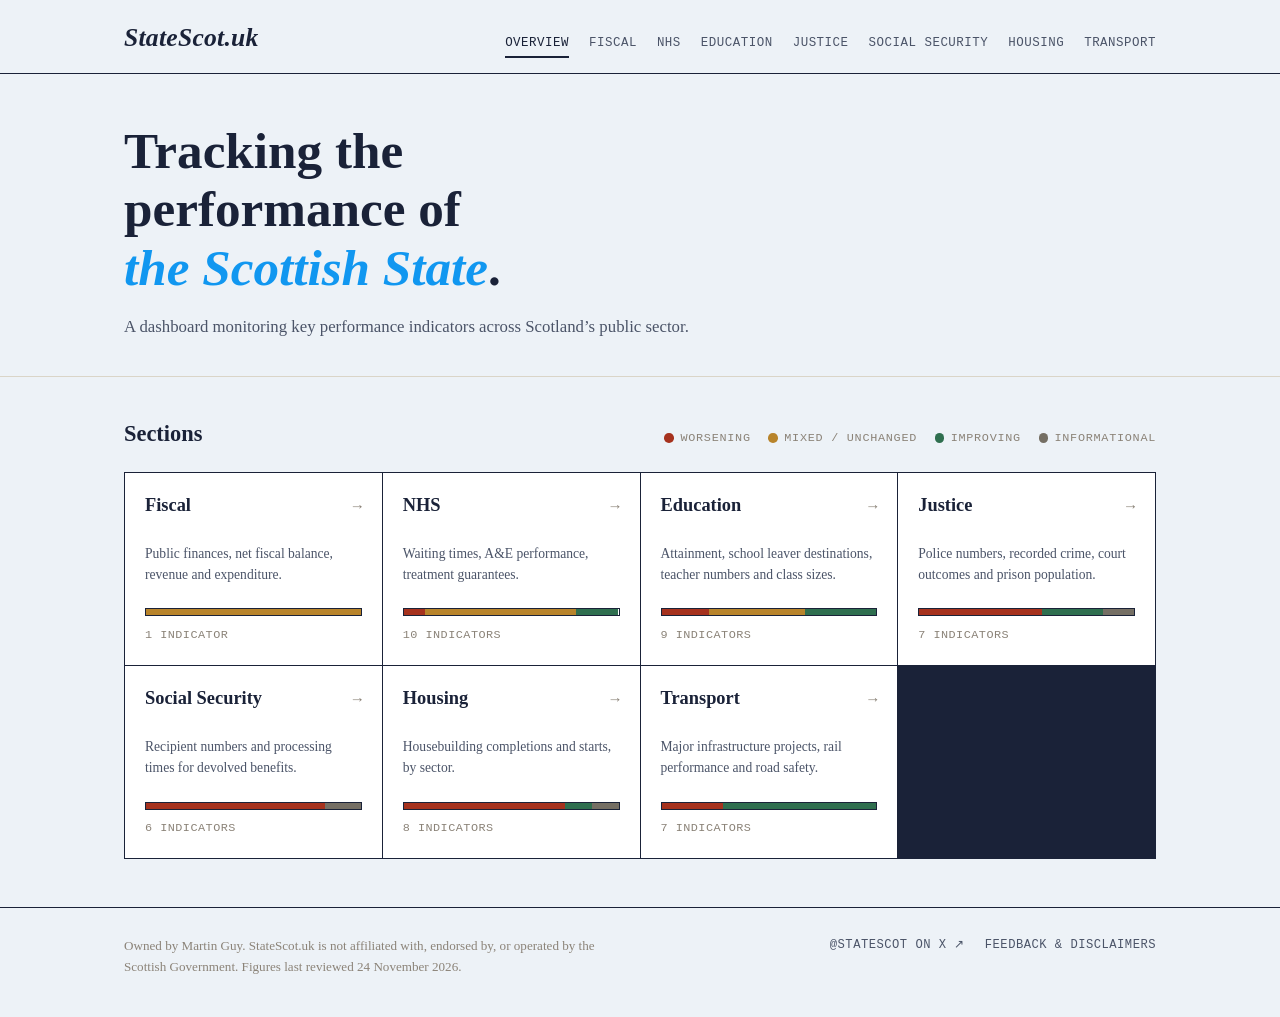
<file: index.html>
<!DOCTYPE html>
<html lang="en-GB">
<head>
  <script data-goatcounter="https://statescot.goatcounter.com/count"
        async src="//gc.zgo.at/count.js"></script>
  <meta charset="UTF-8">
  <meta name="viewport" content="width=device-width, initial-scale=1.0">
  <link rel="icon" href="favicon.png" type="image/png">
  <title>statescot.uk — Tracking the Performance of the Scottish State</title>
  <meta name="description" content="A dashboard tracking the performance of the Scottish State across fiscal, NHS, education, justice, social security, housing and transport.">
  <link rel="canonical" href="https://www.statescot.uk/">

  <meta property="og:type" content="website">
  <meta property="og:title" content="statescot.uk — Tracking the Performance of the Scottish State">
  <meta property="og:description" content="A dashboard tracking the performance of the Scottish state across fiscal, NHS, education, justice, social security, housing and transport.">
  <meta property="og:url" content="https://www.statescot.uk/">
  <meta property="og:image" content="https://www.statescot.uk/og-preview.png">
  <meta name="twitter:image" content="https://www.statescot.uk/og-preview.png">
  <meta name="twitter:card" content="summary_large_image">
  <meta name="twitter:site" content="@statescot">  <link rel="stylesheet" href="style.css">

  <script type="application/ld+json">
  {
    "@context": "https://schema.org",
    "@type": "WebSite",
    "name": "statescot.uk",
    "url": "https://www.statescot.uk/",
    "description": "A dashboard tracking key performance indicators of the Scottish State.",
    "publisher": {
      "@type": "Person",
      "name": "Martin Guy"
    }
  }
  </script>
</head>
<body>

  <header class="site-header">
    <div class="container">
      <a href="index.html" class="wordmark">StateScot.uk</a>
      <nav class="site-nav" aria-label="Main navigation">
        <a href="index.html" class="active">Overview</a>
        <a href="fiscal.html">Fiscal</a>
        <a href="nhs.html">NHS</a>
        <a href="education.html">Education</a>
        <a href="justice.html">Justice</a>
        <a href="social-security.html">Social Security</a>
        <a href="housing.html">Housing</a>
        <a href="transport.html">Transport</a>
      </nav>
    </div>
  </header>

  <main>
    <section class="hero">
      <div class="container">
        <h1 class="hero__title">Tracking the performance of <em>the Scottish State</em>.</h1>
        <p class="hero__sub">A dashboard monitoring key performance indicators across Scotland&rsquo;s public sector.</p>
      </div>
    </section>

    <div class="container">
      <div class="scoreboard-header">
        <h2>Sections</h2>
        <div class="legend">
          <span><span class="legend__dot" style="background:#A6321E"></span>Worsening</span>
          <span><span class="legend__dot" style="background:#B8842B"></span>Mixed / unchanged</span>
          <span><span class="legend__dot" style="background:#2F6F4F"></span>Improving</span>
          <span><span class="legend__dot" style="background:#756F64"></span>Informational</span>
        </div>
      </div>
      <div class="scoreboard" id="scoreboard"></div>
    </div>
  </main>

  <footer class="site-footer">
    <div class="container">
      <p>Owned by Martin Guy. StateScot.uk is not affiliated with, endorsed by, or operated by the Scottish Government. Figures last reviewed <span data-last-updated></span>.</p>
      <div class="site-footer__links">
        <a data-x-link href="https://x.com/statescot" target="_blank" rel="noopener">@statescot on X &#8599;</a>
        <a href="feedback-disclaimers.html">Feedback &amp; Disclaimers</a>
      </div>
    </div>
  </footer>

  <script src="data.js"></script>
  <script src="site.js"></script>
  <script>renderHomepage();</script>
</body>
</html>
</file>
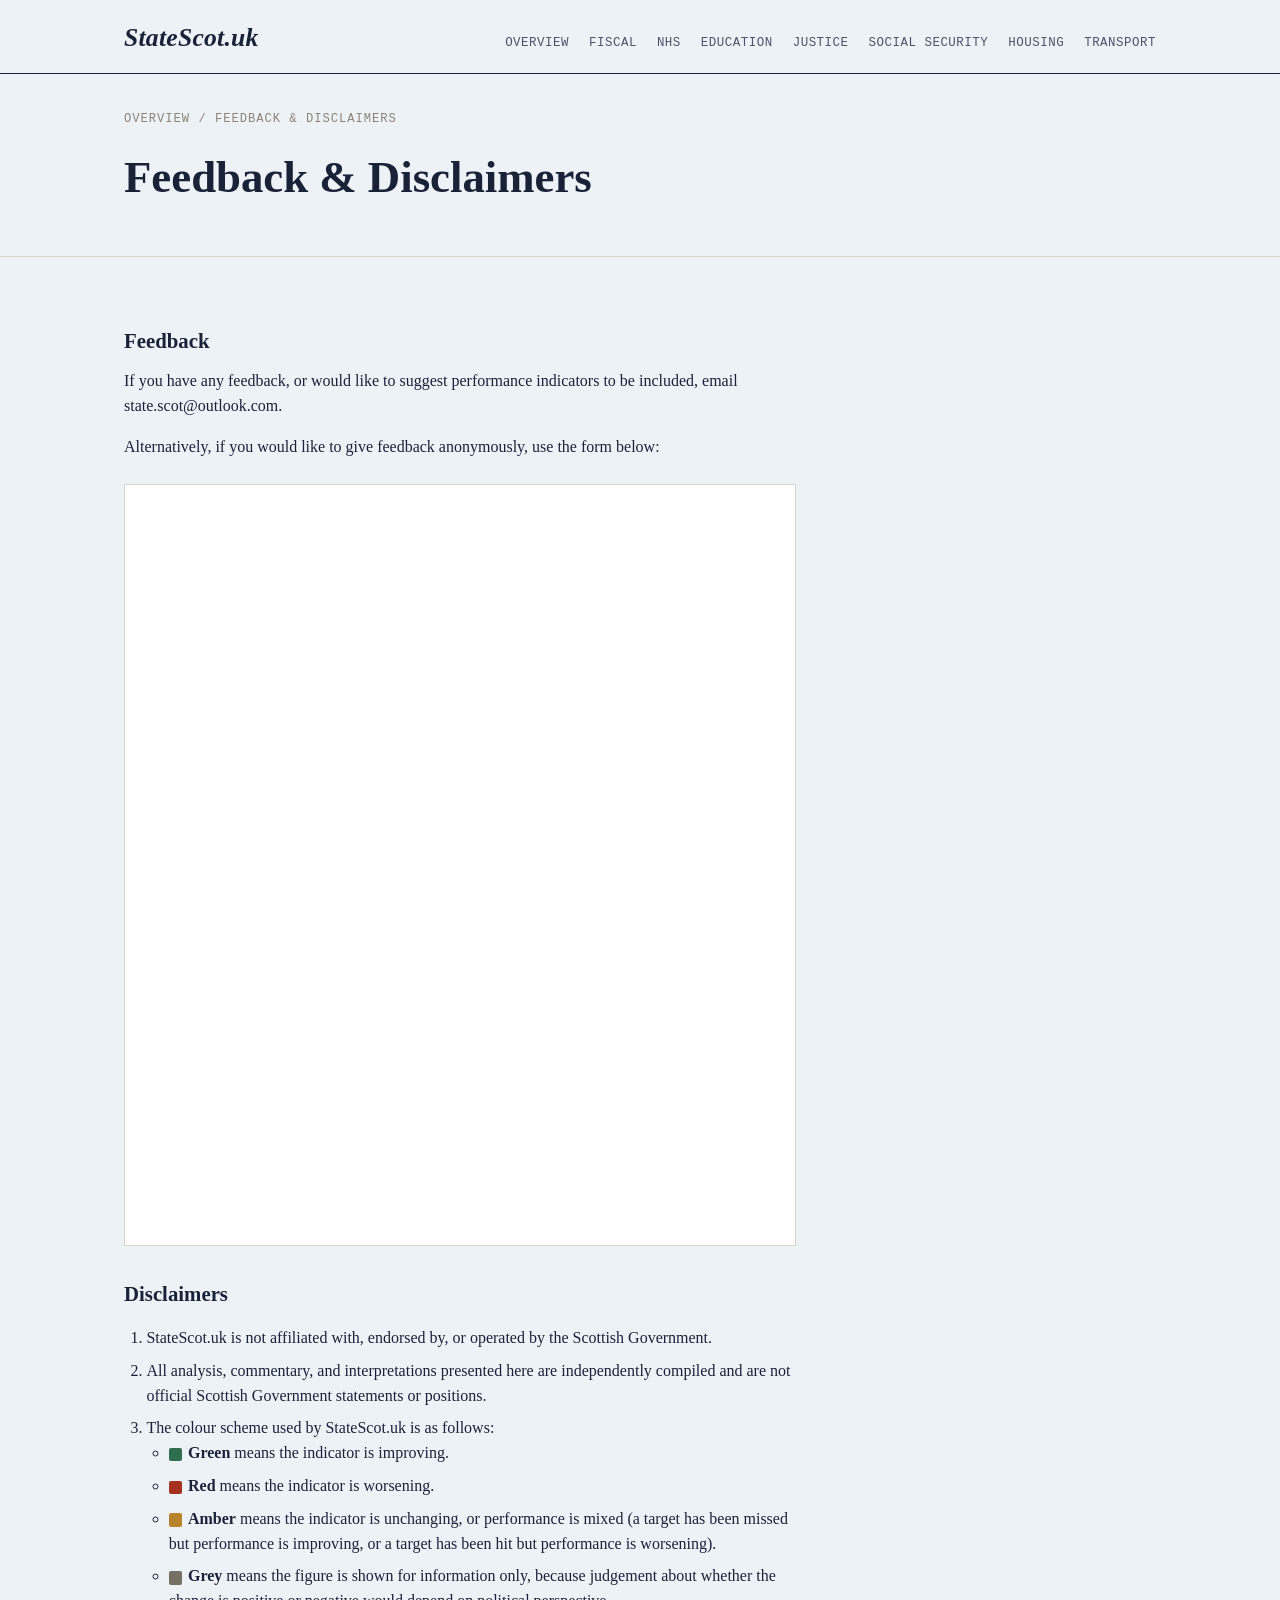
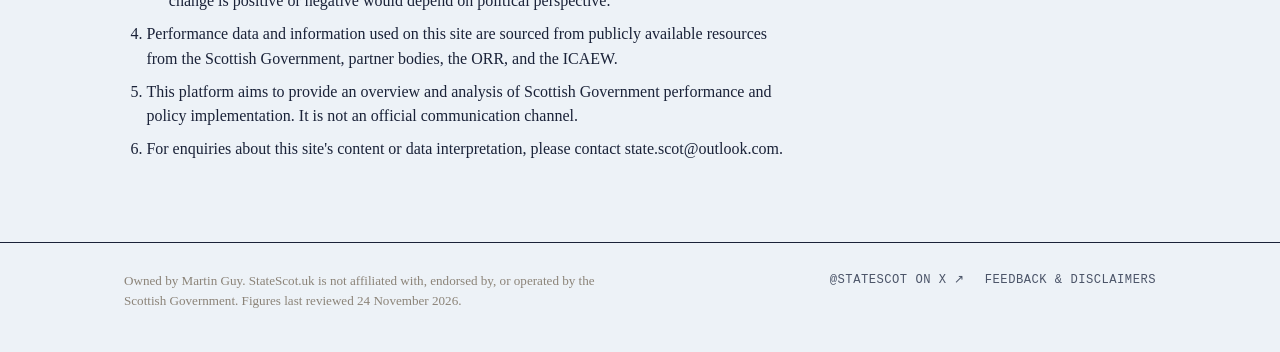
<file: feedback-disclaimers.html>
<!DOCTYPE html>
<html lang="en-GB">
<head>
  <script data-goatcounter="https://statescot.goatcounter.com/count"
        async src="//gc.zgo.at/count.js"></script>
  <meta charset="UTF-8">
  <meta name="viewport" content="width=device-width, initial-scale=1.0">
  <link rel="icon" href="favicon.png" type="image/png">
  <title>Feedback &amp; Disclaimers — statescot.uk</title>
  <meta name="description" content="How to give feedback on statescot.uk, suggest new indicators, and the disclaimers and colour-coding methodology used across the site.">
  <link rel="canonical" href="https://www.statescot.uk/feedback-disclaimers.html">

  <meta property="og:type" content="website">
  <meta property="og:title" content="Feedback & Disclaimers — statescot.uk">
  <meta property="og:description" content="How to give feedback on statescot.uk, suggest new indicators, and the disclaimers and colour-coding methodology used across the site.">
  <meta property="og:url" content="https://www.statescot.uk/feedback-disclaimers.html">
  <meta property="og:image" content="https://www.statescot.uk/og-preview.png">
  <meta name="twitter:image" content="https://www.statescot.uk/og-preview.png">
  <meta name="twitter:card" content="summary_large_image">  
  <meta name="twitter:site" content="@statescot">  <link rel="stylesheet" href="style.css">
</head>
<body>

  <header class="site-header">
    <div class="container">
      <a href="index.html" class="wordmark">StateScot.uk</a>
      <nav class="site-nav" aria-label="Main navigation">
        <a href="index.html">Overview</a>
        <a href="fiscal.html">Fiscal</a>
        <a href="nhs.html">NHS</a>
        <a href="education.html">Education</a>
        <a href="justice.html">Justice</a>
        <a href="social-security.html">Social Security</a>
        <a href="housing.html">Housing</a>
        <a href="transport.html">Transport</a>
      </nav>
    </div>
  </header>

  <main>
    <section class="page-hero">
      <div class="container">
        <p class="page-hero__breadcrumb"><a href="index.html">Overview</a> / Feedback &amp; Disclaimers</p>
        <h1 class="page-hero__title">Feedback &amp; Disclaimers</h1>
      </div>
    </section>

    <div class="container">
      <div class="prose">

        <h2>Feedback</h2>
        <p>If you have any feedback, or would like to suggest performance indicators to be included, email <a data-feedback-email href="mailto:state.scot@outlook.com">state.scot@outlook.com</a>.</p>
        <p>Alternatively, if you would like to give feedback anonymously, use the form below:</p>

        <div class="feedback-form">
          <iframe src="https://docs.google.com/forms/d/e/1FAIpQLSdI81dTu4Xn8HDbgtKR4OvvXEr1bhGoHJiycZDgBChCQnEAQQ/viewform?embedded=true" title="Anonymous feedback form">Loading…</iframe>
        </div>

        <h2>Disclaimers</h2>
        <ol>
          <li>StateScot.uk is not affiliated with, endorsed by, or operated by the Scottish Government.</li>
          <li>All analysis, commentary, and interpretations presented here are independently compiled and are not official Scottish Government statements or positions.</li>
          <li>
            The colour scheme used by StateScot.uk is as follows:
            <ul>
              <li><span class="swatch" style="background:#2F6F4F"></span><strong>Green</strong> means the indicator is improving.</li>
              <li><span class="swatch" style="background:#A6321E"></span><strong>Red</strong> means the indicator is worsening.</li>
              <li><span class="swatch" style="background:#B8842B"></span><strong>Amber</strong> means the indicator is unchanging, or performance is mixed (a target has been missed but performance is improving, or a target has been hit but performance is worsening).</li>
              <li><span class="swatch" style="background:#756F64"></span><strong>Grey</strong> means the figure is shown for information only, because judgement about whether the change is positive or negative would depend on political perspective.</li>
            </ul>
          </li>
          <li>Performance data and information used on this site are sourced from publicly available resources from the Scottish Government, partner bodies, the ORR, and the ICAEW.</li>
          <li>This platform aims to provide an overview and analysis of Scottish Government performance and policy implementation. It is not an official communication channel.</li>
          <li>For enquiries about this site's content or data interpretation, please contact <a data-feedback-email href="mailto:state.scot@outlook.com">state.scot@outlook.com</a>.</li>
        </ol>

      </div>
    </div>
  </main>

  <footer class="site-footer">
    <div class="container">
      <p>Owned by Martin Guy. StateScot.uk is not affiliated with, endorsed by, or operated by the Scottish Government. Figures last reviewed <span data-last-updated></span>.</p>
      <div class="site-footer__links">
        <a data-x-link href="https://x.com/statescot" target="_blank" rel="noopener">@statescot on X &#8599;</a>
        <a href="feedback-disclaimers.html">Feedback &amp; Disclaimers</a>
      </div>
    </div>
  </footer>

  <script src="data.js"></script>
  <script src="site.js"></script>
</body>
</html>
</file>
<file: style.css>
/* =========================================================================
   state.scot — STYLESHEET
   =========================================================================
   Design language: an independent statistical bulletin. Warm paper
   background, deep ink navy for text and structure, a hairline grid,
   and a restrained red/amber/green/neutral status system used as a
   left-edge "flag" on every indicator card and in the homepage
   scoreboard bars.
   ========================================================================= */

:root {
  /* ---- Palette --------------------------------------------------- */
  --ink:        #1A2238;   /* primary text, headings, nav */
  --ink-soft:   #4B5468;   /* secondary text on paper */
  --paper:      #EDF2F7;   /* page background */
  --card:       #FFFFFF;   /* card background */
  --rule:       #DAD5C8;   /* hairline borders */
  --rule-soft:  #EAE6DC;   /* lighter hairlines / table rows */
  --muted:      #8B8378;   /* captions, source labels */

  /* ---- Status colours (see Feedback & Disclaimers for meaning) --- */
  --red:        #A6321E;
  --red-tint:   #F6E7E3;
  --amber:      #B8842B;
  --amber-tint: #F8EFE0;
  --green:      #2F6F4F;
  --green-tint: #E7EFE9;
  --neutral:    #756F64;
  --neutral-tint:#EFECE5;
  --blue:       #1197F0; 

  /* ---- Type --------------------------------------------------------- */
  --font-display: 'Times New Roman', Times, 'Liberation Serif', serif;
  --font-body:    'Times New Roman', Times, 'Liberation Serif', serif;
  --font-mono:    'Courier New', Courier, monospace;

  /* ---- Layout --------------------------------------------------------- */
  --max-width: 1080px;
  --gutter: 1.5rem;
}

* { box-sizing: border-box; }

html { -webkit-text-size-adjust: 100%; }

body {
  margin: 0;
  background: var(--paper);
  color: var(--ink);
  font-family: var(--font-body);
  font-size: 16px;
  line-height: 1.55;
  -webkit-font-smoothing: antialiased;
}

a { color: var(--ink); text-decoration: none; }
a:hover { text-decoration: underline; }
a:focus-visible, button:focus-visible {
  outline: 2px solid var(--ink);
  outline-offset: 2px;
}

.container {
  max-width: var(--max-width);
  margin: 0 auto;
  padding: 0 var(--gutter);
}

img { max-width: 100%; display: block; }

/* =========================================================================
   HEADER + NAV
   ========================================================================= */

.site-header {
  border-bottom: 1px solid var(--ink);
  background: var(--paper);
  padding: 1.1rem 0 0.9rem;
}

.site-header .container {
  display: flex;
  align-items: baseline;
  justify-content: space-between;
  flex-wrap: wrap;
  gap: 0.75rem 1.5rem;
}

.wordmark {
  font-family: var(--font-display);
  font-style: italic;
  font-weight: 600;
  font-size: 1.6rem;
  letter-spacing: 0.01em;
  color: var(--ink);
}
.wordmark:hover { text-decoration: none; }

.site-nav {
  display: flex;
  flex-wrap: wrap;
  gap: 0.4rem 1.25rem;
  font-family: var(--font-mono);
  font-size: 0.78rem;
  letter-spacing: 0.04em;
  text-transform: uppercase;
}

.site-nav a {
  color: var(--ink-soft);
  padding-bottom: 0.2rem;
  border-bottom: 2px solid transparent;
}

.site-nav a:hover { color: var(--ink); text-decoration: none; }

.site-nav a.active {
  color: var(--ink);
  border-bottom-color: var(--ink);
}

/* =========================================================================
   HERO (homepage)
   ========================================================================= */

.hero {
  padding: 3rem 0 2.25rem;
  border-bottom: 1px solid var(--rule);
}

.hero__eyebrow {
  font-family: var(--font-mono);
  font-size: 0.78rem;
  letter-spacing: 0.12em;
  text-transform: uppercase;
  color: var(--muted);
  margin: 0 0 0.9rem;
}

.hero__title {
  font-family: var(--font-display);
  font-weight: 600;
  font-size: clamp(2.1rem, 5vw, 3.2rem);
  line-height: 1.15;
  margin: 0 0 1rem;
  max-width: 16ch;
}

.hero__title em {
  font-style: italic;
  color: var(--blue);
}

.hero__sub {
  font-size: 1.05rem;
  color: var(--ink-soft);
  max-width: 46em;
  margin: 0;
}

/* =========================================================================
   SCOREBOARD (homepage section tiles)
   ========================================================================= */

.scoreboard-header {
  padding-top: 2.5rem;
  display: flex;
  align-items: baseline;
  justify-content: space-between;
  flex-wrap: wrap;
  gap: 0.5rem 1rem;
}

.scoreboard-header h2 {
  font-family: var(--font-display);
  font-size: 1.4rem;
  margin: 0;
}

.legend {
  display: flex;
  gap: 1.1rem;
  font-family: var(--font-mono);
  font-size: 0.74rem;
  text-transform: uppercase;
  letter-spacing: 0.06em;
  color: var(--muted);
  flex-wrap: wrap;
}

.legend__dot {
  display: inline-block;
  width: 0.6rem;
  height: 0.6rem;
  margin-right: 0.4rem;
  border-radius: 50%;
  vertical-align: middle;
}

.scoreboard {
  display: grid;
  grid-template-columns: repeat(2, 1fr);
  gap: 1px;
  border: 1px solid var(--ink);
  margin: 1.25rem 0 3rem;
  background: var(--ink);
}

@media (min-width: 760px) {
  .scoreboard { grid-template-columns: repeat(4, 1fr); }
}

.scoreboard__tile {
  background: var(--card);
  padding: 1.15rem 1.25rem 1.3rem;
  display: flex;
  flex-direction: column;
  gap: 0.6rem;
  transition: background 0.15s ease;
}

.scoreboard__tile:hover {
  background: var(--rule-soft);
  text-decoration: none;
}

.scoreboard__title {
  font-family: var(--font-display);
  font-weight: 600;
  font-size: 1.15rem;
  display: flex;
  align-items: baseline;
  justify-content: space-between;
}

.scoreboard__arrow {
  font-family: var(--font-mono);
  font-size: 0.95rem;
  color: var(--muted);
}

.scoreboard__desc {
  font-size: 0.85rem;
  color: var(--ink-soft);
  flex-grow: 1;
}

.scoreboard__bar {
  display: flex;
  height: 8px;
  width: 100%;
  overflow: hidden;
  border: 1px solid var(--ink);
}

.scoreboard__bar span { display: block; height: 100%; }

.scoreboard__count {
  font-family: var(--font-mono);
  font-size: 0.74rem;
  letter-spacing: 0.04em;
  text-transform: uppercase;
  color: var(--muted);
}

/* =========================================================================
   SECTION PAGE HERO
   ========================================================================= */

.page-hero {
  padding: 2.25rem 0 2rem;
  border-bottom: 1px solid var(--rule);
}

.page-hero__breadcrumb {
  font-family: var(--font-mono);
  font-size: 0.76rem;
  letter-spacing: 0.08em;
  text-transform: uppercase;
  color: var(--muted);
  margin: 0 0 0.9rem;
}

.page-hero__breadcrumb a { color: var(--muted); }
.page-hero__breadcrumb a:hover { color: var(--ink); }

.page-hero__title {
  font-family: var(--font-display);
  font-weight: 600;
  font-size: clamp(2rem, 4.5vw, 2.8rem);
  margin: 0 0 0.75rem;
}

.page-hero__desc {
  font-size: 1.02rem;
  color: var(--ink-soft);
  max-width: 50em;
  margin: 0;
}

/* =========================================================================
   INDICATOR GRID + CARDS
   ========================================================================= */

.indicator-grid {
  display: grid;
  grid-template-columns: 1fr;
  gap: 1.25rem;
  padding: 2rem 0 4rem;
}

@media (min-width: 760px) {
  .indicator-grid { grid-template-columns: repeat(2, 1fr); }
}

.indicator-card {
  background: var(--card);
  border: 1px solid var(--rule);
  border-left: 4px solid var(--neutral);
  padding: 1.4rem 1.5rem;
  display: flex;
  flex-direction: column;
  gap: 0.65rem;
}

.indicator-card.status-red    { border-left-color: var(--red); }
.indicator-card.status-amber  { border-left-color: var(--amber); }
.indicator-card.status-green  { border-left-color: var(--green); }
.indicator-card.status-neutral{ border-left-color: var(--neutral); }

.indicator-card__eyebrow {
  font-family: var(--font-mono);
  font-size: 0.72rem;
  letter-spacing: 0.08em;
  text-transform: uppercase;
  color: var(--muted);
  display: flex;
  justify-content: space-between;
  gap: 0.75rem;
}

.indicator-card__title {
  font-family: var(--font-display);
  font-weight: 600;
  font-size: 1.18rem;
  margin: 0;
  line-height: 1.3;
}

.indicator-card__desc {
  font-size: 0.86rem;
  color: var(--ink-soft);
  margin: -0.3rem 0 0;
}

.indicator-card__figures {
  display: flex;
  align-items: flex-end;
  justify-content: space-between;
  gap: 1rem;
  margin-top: 0.2rem;
  flex-wrap: wrap;
}

.indicator-card__current {
  display: flex;
  flex-direction: column;
}

.indicator-card__value {
  font-family: var(--font-display);
  font-weight: 600;
  font-size: 2.1rem;
  line-height: 1.05;
}

.indicator-card__period {
  font-family: var(--font-mono);
  font-size: 0.74rem;
  color: var(--muted);
  margin-top: 0.15rem;
}

.indicator-card__previous {
  text-align: right;
  font-size: 0.82rem;
  color: var(--muted);
  font-family: var(--font-mono);
}

.indicator-card__previous .value {
  font-size: 1rem;
  color: var(--ink-soft);
  display: block;
}

.change-badge {
  display: inline-flex;
  align-items: center;
  gap: 0.35rem;
  font-family: var(--font-mono);
  font-size: 0.76rem;
  font-weight: 500;
  padding: 0.2rem 0.55rem;
  border-radius: 3px;
  width: fit-content;
}

.status-red    .change-badge { background: var(--red-tint);    color: var(--red); }
.status-amber  .change-badge { background: var(--amber-tint);  color: var(--amber); }
.status-green  .change-badge { background: var(--green-tint);  color: var(--green); }
.status-neutral .change-badge{ background: var(--neutral-tint);color: var(--neutral); }

.indicator-card__chart {
  margin: 0.35rem 0 0.1rem;
  height: 70px;
}

.indicator-card__narrative {
  font-size: 0.92rem;
  color: var(--ink-soft);
  margin: 0;
}

.indicator-card__target {
  font-size: 0.78rem;
  color: var(--muted);
  margin: -0.4rem 0 0;
  font-style: italic;
}

.indicator-card__source {
  margin-top: auto;
  padding-top: 0.6rem;
  border-top: 1px solid var(--rule-soft);
  font-family: var(--font-mono);
  font-size: 0.72rem;
  letter-spacing: 0.02em;
  color: var(--muted);
}

.indicator-card__source a { color: var(--muted); }
.indicator-card__source a:hover { color: var(--ink); }

/* =========================================================================
   PROGRESS CARD (A9 dualling, etc.)
   ========================================================================= */

.progress-card { grid-column: 1 / -1; }

.progress-bar-track {
  width: 100%;
  height: 14px;
  border: 1px solid var(--ink);
  background: var(--card);
  overflow: hidden;
  margin: 0.5rem 0 0.35rem;
}

.progress-bar-fill {
  height: 100%;
  background: var(--red);
}

.progress-card__label {
  font-family: var(--font-mono);
  font-size: 0.82rem;
  color: var(--ink-soft);
}

.progress-card__milestones {
  font-family: var(--font-mono);
  font-size: 0.86rem;
  color: var(--ink-soft);
  margin: 0.75rem 0 0;
  padding-left: 1.4rem;
  display: flex;
  flex-direction: column;
  gap: 0.35rem;
}

.progress-card__milestones li::marker {
  color: var(--muted);
}

/* =========================================================================
   FEEDBACK / DISCLAIMERS PAGE
   ========================================================================= */

.prose {
  padding: 2.25rem 0 4rem;
  max-width: 42em;
}

.prose h2 {
  font-family: var(--font-display);
  font-size: 1.3rem;
  margin: 2rem 0 0.75rem;
}

.prose p { margin: 0 0 1rem; }

.prose ol, .prose ul { padding-left: 1.4rem; }
.prose li { margin-bottom: 0.5rem; }

.prose .swatch {
  display: inline-block;
  width: 0.85em;
  height: 0.85em;
  border-radius: 2px;
  vertical-align: middle;
  margin-right: 0.35em;
}

.feedback-form {
  margin-top: 1.5rem;
  border: 1px solid var(--rule);
  background: var(--card);
}

.feedback-form iframe {
  width: 100%;
  height: 760px;
  border: none;
  display: block;
}

/* =========================================================================
   FOOTER
   ========================================================================= */

.site-footer {
  border-top: 1px solid var(--ink);
  padding: 1.75rem 0 2.5rem;
  margin-top: auto;
}

.site-footer .container {
  display: flex;
  flex-wrap: wrap;
  justify-content: space-between;
  gap: 1rem 2rem;
  font-size: 0.82rem;
  color: var(--muted);
}

.site-footer p { margin: 0; max-width: 38em; }

.site-footer__links {
  display: flex;
  gap: 1.25rem;
  font-family: var(--font-mono);
  font-size: 0.76rem;
  text-transform: uppercase;
  letter-spacing: 0.04em;
}

.site-footer__links a { color: var(--ink-soft); }
.site-footer__links a:hover { color: var(--ink); }

/* =========================================================================
   UTILITIES
   ========================================================================= */

body {
  min-height: 100vh;
  display: flex;
  flex-direction: column;
}

main { flex: 1 0 auto; }

@media (prefers-reduced-motion: reduce) {
  * { transition: none !important; animation: none !important; }
}
</file>
